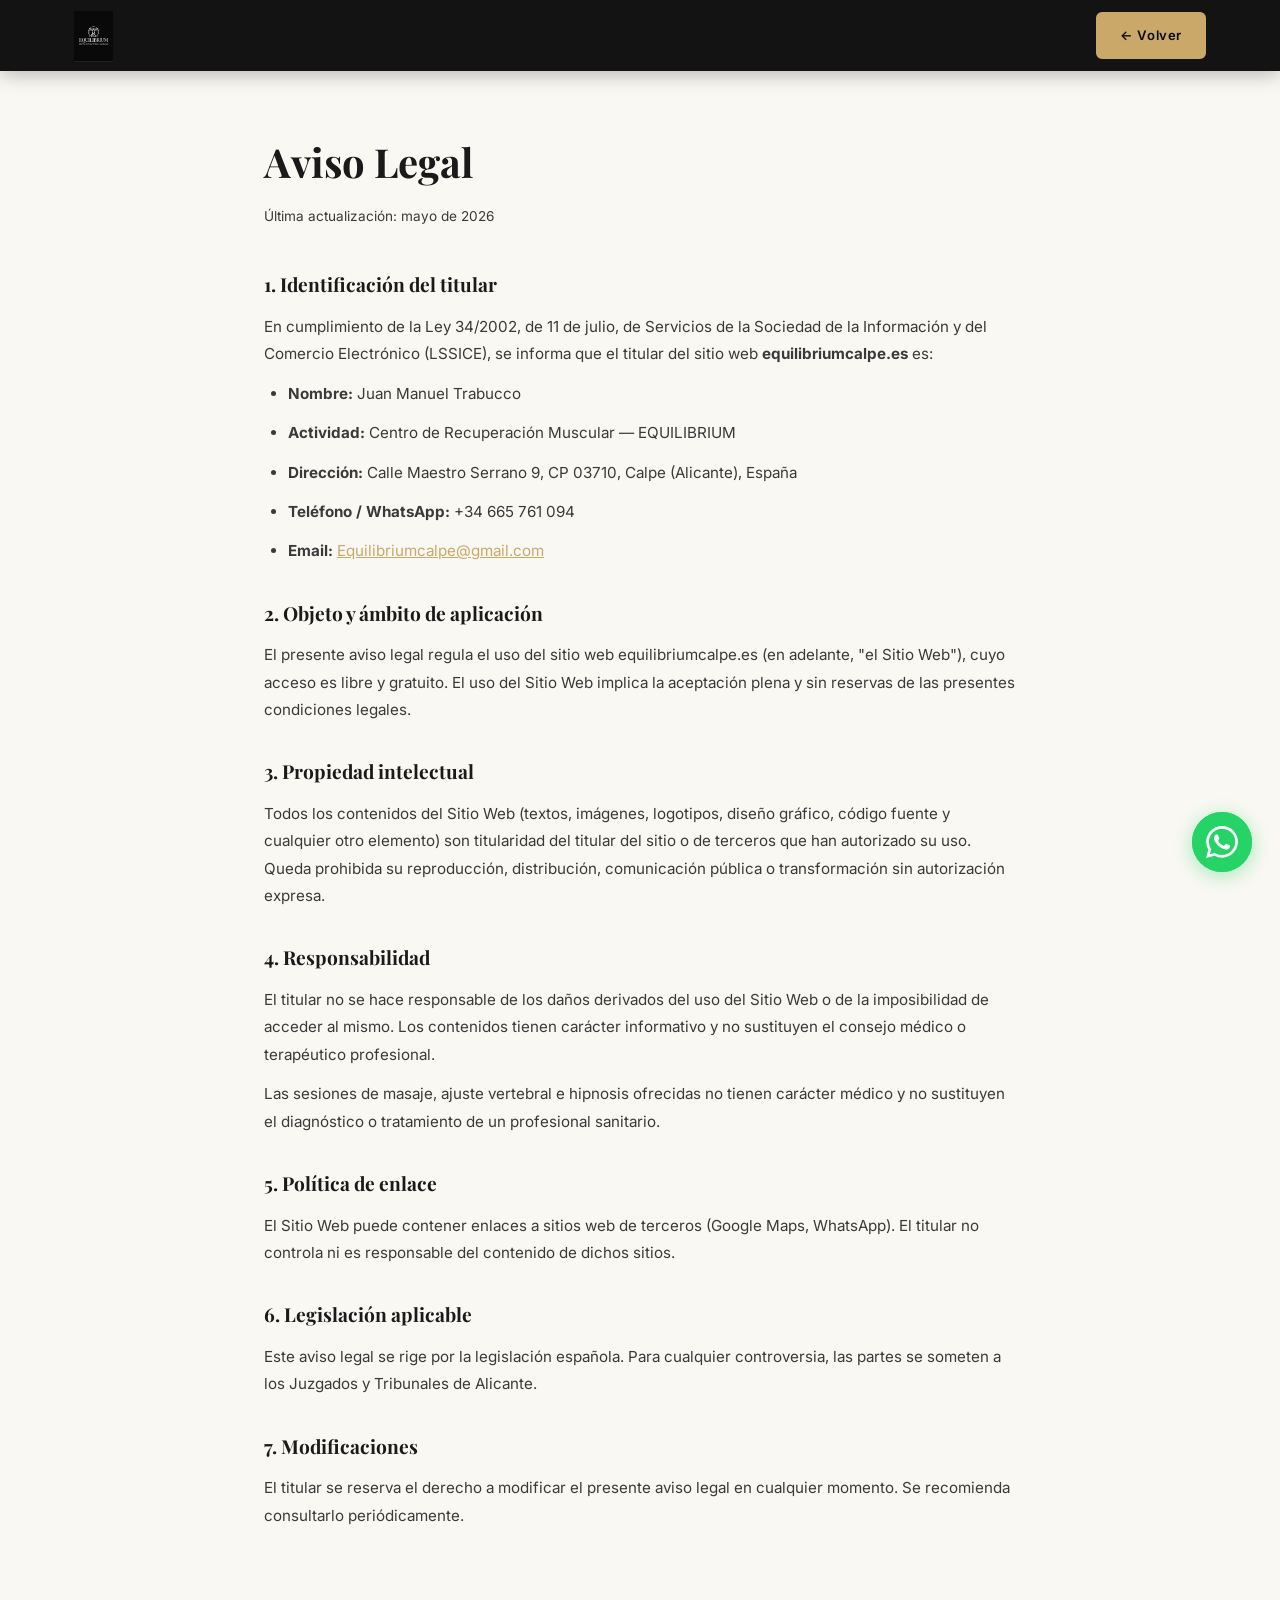
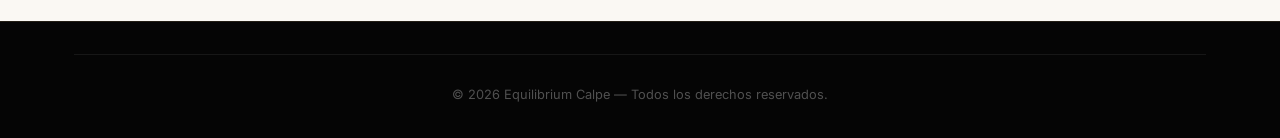
<file: aviso-legal.html>
<!DOCTYPE html>
<html lang="es">
<head>
  <meta charset="UTF-8" />
  <meta name="viewport" content="width=device-width, initial-scale=1.0" />
  <title>Aviso Legal — Equilibrium Calpe</title>
  <meta name="description" content="Aviso legal de Equilibrium Calpe, centro de recuperación muscular en Calpe (Alicante)." />
  <meta name="robots" content="noindex, follow" />
  <link rel="preconnect" href="https://fonts.googleapis.com" />
  <link rel="preconnect" href="https://fonts.gstatic.com" crossorigin />
  <link href="https://fonts.googleapis.com/css2?family=Playfair+Display:wght@700&family=Inter:wght@300;400;500&display=swap" rel="stylesheet" />
  <link rel="stylesheet" href="css/styles.css?v=3" />
</head>
<body>

  <header class="site-header scrolled" id="top">
    <div class="header-inner container">
      <a href="index.html" class="logo-link" aria-label="Volver al inicio — Equilibrium Calpe">
        <img src="img/logo-equilibrium.png" alt="Logo Equilibrium Calpe" class="logo-img" width="160" height="60" />
      </a>
      <nav aria-label="Volver al inicio">
        <a href="index.html" class="btn btn--primary btn--sm">&#8592; Volver</a>
      </nav>
    </div>
  </header>

  <main class="legal-page">
    <div class="container">
      <h1>Aviso Legal</h1>
      <p class="legal-date">Última actualización: mayo de 2026</p>

      <h2>1. Identificación del titular</h2>
      <p>
        En cumplimiento de la Ley 34/2002, de 11 de julio, de Servicios de la Sociedad de la Información y del Comercio Electrónico (LSSICE), se informa que el titular del sitio web <strong>equilibriumcalpe.es</strong> es:
      </p>
      <ul>
        <li><strong>Nombre:</strong> Juan Manuel Trabucco</li>
        <li><strong>Actividad:</strong> Centro de Recuperación Muscular — EQUILIBRIUM</li>
        <li><strong>Dirección:</strong> Calle Maestro Serrano 9, CP 03710, Calpe (Alicante), España</li>
        <li><strong>Teléfono / WhatsApp:</strong> +34 665 761 094</li>
        <li><strong>Email:</strong> <a href="mailto:Equilibriumcalpe@gmail.com">Equilibriumcalpe@gmail.com</a></li>
      </ul>

      <h2>2. Objeto y ámbito de aplicación</h2>
      <p>
        El presente aviso legal regula el uso del sitio web equilibriumcalpe.es (en adelante, "el Sitio Web"), cuyo acceso es libre y gratuito. El uso del Sitio Web implica la aceptación plena y sin reservas de las presentes condiciones legales.
      </p>

      <h2>3. Propiedad intelectual</h2>
      <p>
        Todos los contenidos del Sitio Web (textos, imágenes, logotipos, diseño gráfico, código fuente y cualquier otro elemento) son titularidad del titular del sitio o de terceros que han autorizado su uso. Queda prohibida su reproducción, distribución, comunicación pública o transformación sin autorización expresa.
      </p>

      <h2>4. Responsabilidad</h2>
      <p>
        El titular no se hace responsable de los daños derivados del uso del Sitio Web o de la imposibilidad de acceder al mismo. Los contenidos tienen carácter informativo y no sustituyen el consejo médico o terapéutico profesional.
      </p>
      <p>
        Las sesiones de masaje, ajuste vertebral e hipnosis ofrecidas no tienen carácter médico y no sustituyen el diagnóstico o tratamiento de un profesional sanitario.
      </p>

      <h2>5. Política de enlace</h2>
      <p>
        El Sitio Web puede contener enlaces a sitios web de terceros (Google Maps, WhatsApp). El titular no controla ni es responsable del contenido de dichos sitios.
      </p>

      <h2>6. Legislación aplicable</h2>
      <p>
        Este aviso legal se rige por la legislación española. Para cualquier controversia, las partes se someten a los Juzgados y Tribunales de Alicante.
      </p>

      <h2>7. Modificaciones</h2>
      <p>
        El titular se reserva el derecho a modificar el presente aviso legal en cualquier momento. Se recomienda consultarlo periódicamente.
      </p>
    </div>
  </main>

  <footer class="site-footer site-footer--compact">
    <div class="container">
      <div class="footer-bottom">
        <p>&copy; 2026 Equilibrium Calpe — Todos los derechos reservados.</p>
      </div>
    </div>
  </footer>

  <a href="https://wa.me/34665761094" class="whatsapp-float" target="_blank" rel="noopener noreferrer" aria-label="Contactar por WhatsApp">
    <svg width="32" height="32" viewBox="0 0 24 24" fill="white" aria-hidden="true"><path d="M17.472 14.382c-.297-.149-1.758-.867-2.03-.967-.273-.099-.471-.148-.67.15-.197.297-.767.966-.94 1.164-.173.199-.347.223-.644.075-.297-.15-1.255-.463-2.39-1.475-.883-.788-1.48-1.761-1.653-2.059-.173-.297-.018-.458.13-.606.134-.133.298-.347.446-.52.149-.174.198-.298.298-.497.099-.198.05-.371-.025-.52-.075-.149-.669-1.612-.916-2.207-.242-.579-.487-.5-.669-.51-.173-.008-.371-.01-.57-.01-.198 0-.52.074-.792.372-.272.297-1.04 1.016-1.04 2.479 0 1.462 1.065 2.875 1.213 3.074.149.198 2.096 3.2 5.077 4.487.709.306 1.262.489 1.694.625.712.227 1.36.195 1.871.118.571-.085 1.758-.719 2.006-1.413.248-.694.248-1.289.173-1.413-.074-.124-.272-.198-.57-.347m-5.421 7.403h-.004a9.87 9.87 0 01-5.031-1.378l-.361-.214-3.741.982.998-3.648-.235-.374a9.86 9.86 0 01-1.51-5.26c.001-5.45 4.436-9.884 9.888-9.884 2.64 0 5.122 1.03 6.988 2.898a9.825 9.825 0 012.893 6.994c-.003 5.45-4.437 9.884-9.885 9.884m8.413-18.297A11.815 11.815 0 0012.05 0C5.495 0 .16 5.335.157 11.892c0 2.096.547 4.142 1.588 5.945L.057 24l6.305-1.654a11.882 11.882 0 005.683 1.448h.005c6.554 0 11.89-5.335 11.893-11.893a11.821 11.821 0 00-3.48-8.413z"/></svg>
    <span class="whatsapp-float__pulse" aria-hidden="true"></span>
  </a>

</body>
</html>
</file>
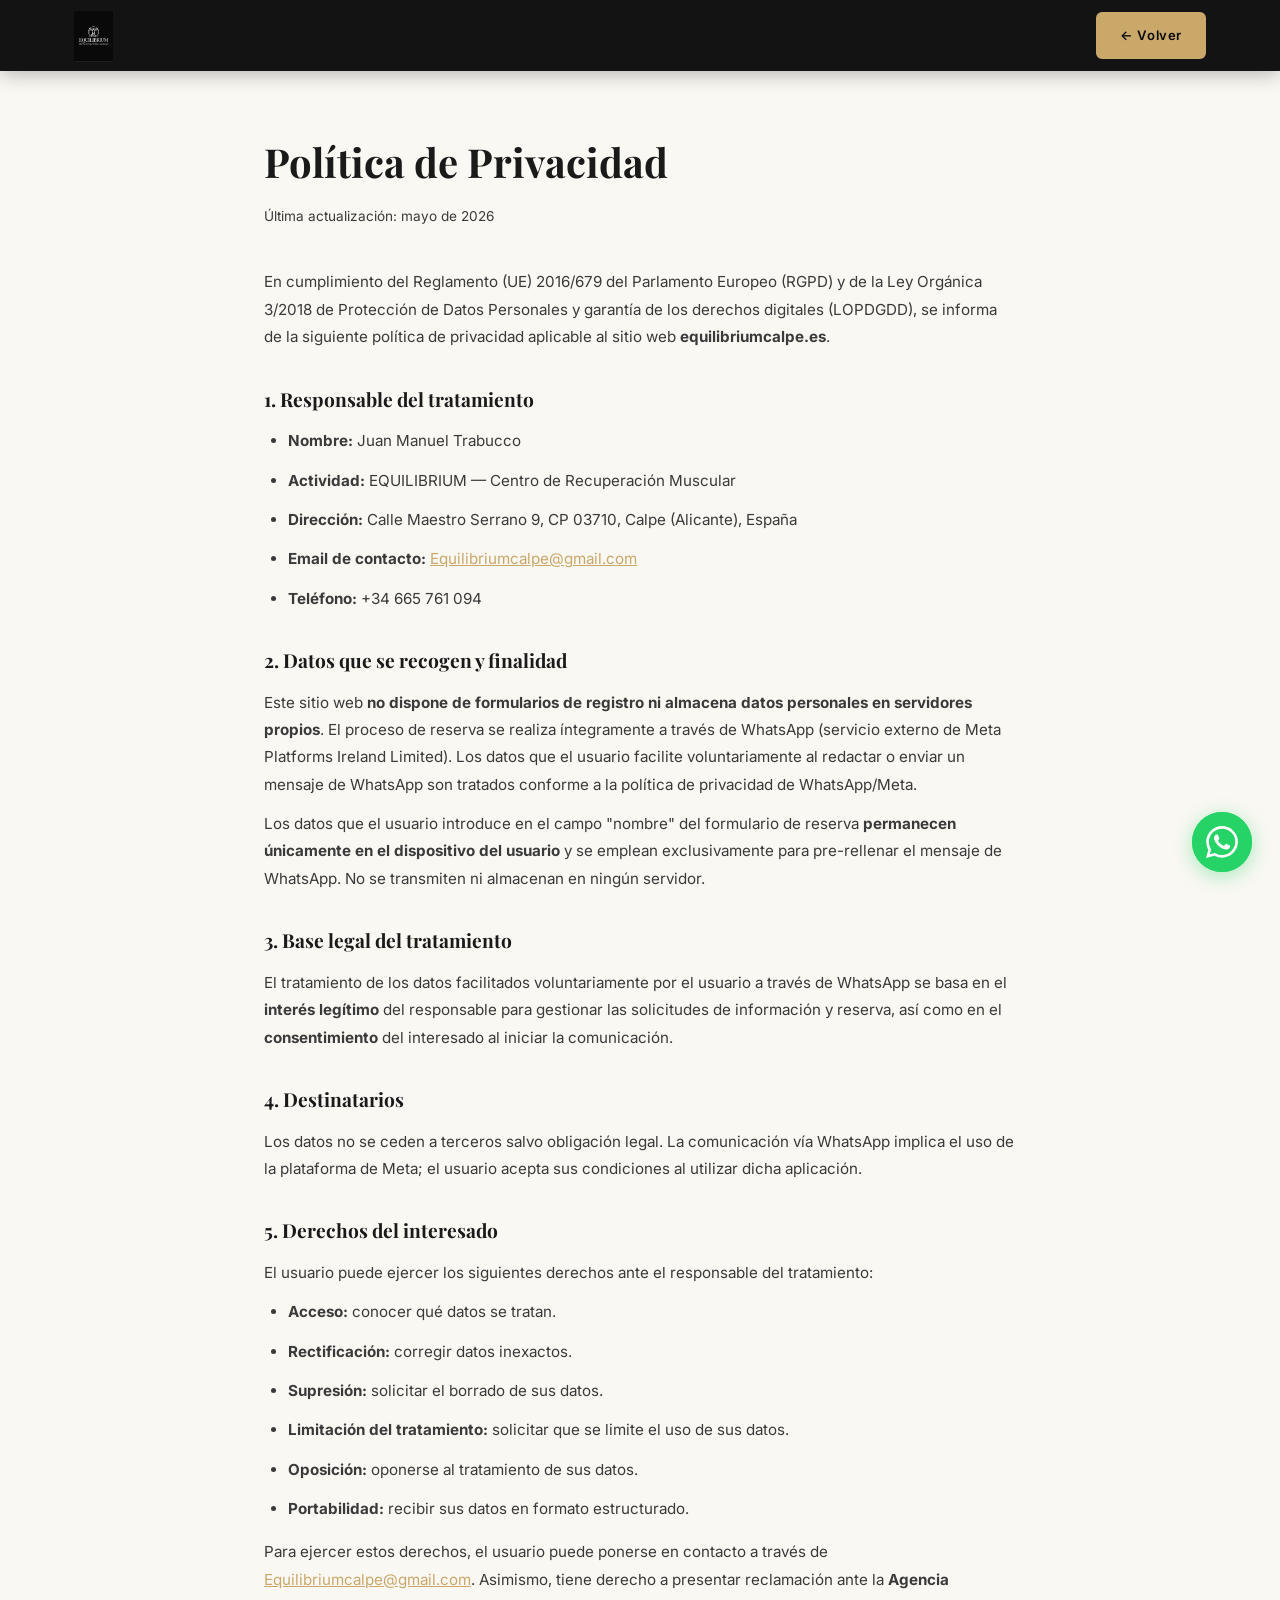
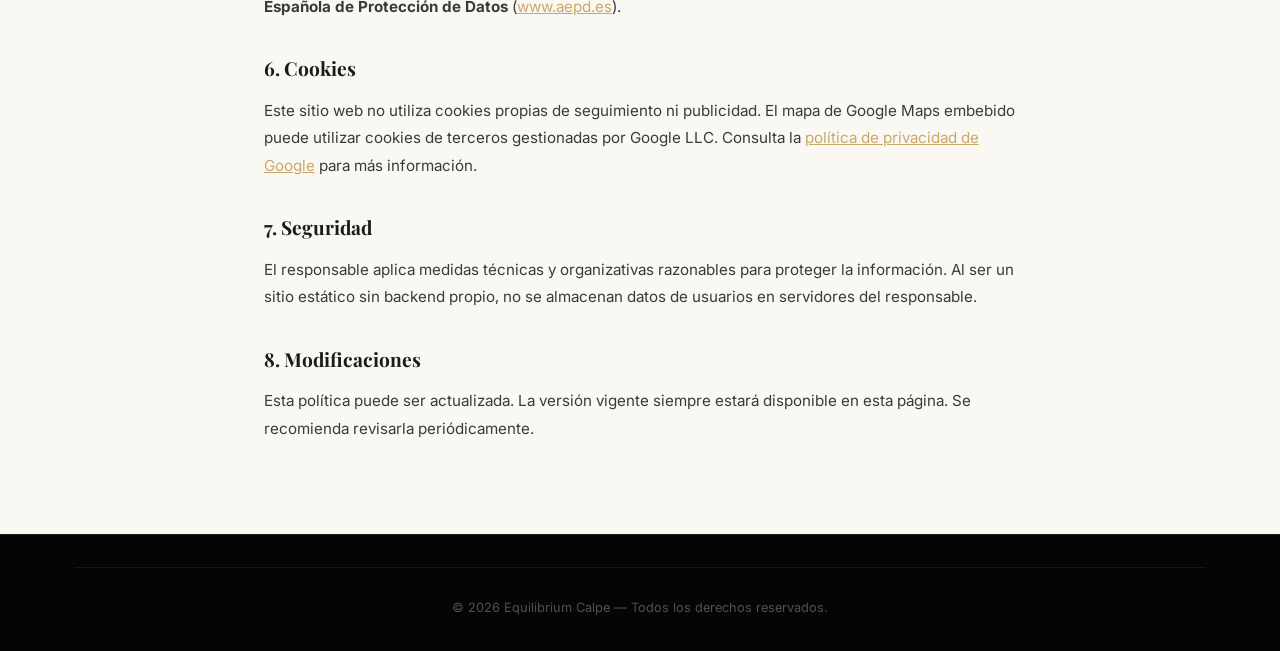
<file: politica-privacidad.html>
<!DOCTYPE html>
<html lang="es">
<head>
  <meta charset="UTF-8" />
  <meta name="viewport" content="width=device-width, initial-scale=1.0" />
  <title>Política de Privacidad — Equilibrium Calpe</title>
  <meta name="description" content="Política de privacidad y protección de datos de Equilibrium Calpe (RGPD)." />
  <meta name="robots" content="noindex, follow" />
  <link rel="preconnect" href="https://fonts.googleapis.com" />
  <link rel="preconnect" href="https://fonts.gstatic.com" crossorigin />
  <link href="https://fonts.googleapis.com/css2?family=Playfair+Display:wght@700&family=Inter:wght@300;400;500&display=swap" rel="stylesheet" />
  <link rel="stylesheet" href="css/styles.css?v=3" />
</head>
<body>

  <header class="site-header scrolled" id="top">
    <div class="header-inner container">
      <a href="index.html" class="logo-link" aria-label="Volver al inicio — Equilibrium Calpe">
        <img src="img/logo-equilibrium.png" alt="Logo Equilibrium Calpe" class="logo-img" width="160" height="60" />
      </a>
      <nav aria-label="Volver al inicio">
        <a href="index.html" class="btn btn--primary btn--sm">&#8592; Volver</a>
      </nav>
    </div>
  </header>

  <main class="legal-page">
    <div class="container">
      <h1>Política de Privacidad</h1>
      <p class="legal-date">Última actualización: mayo de 2026</p>

      <p>
        En cumplimiento del Reglamento (UE) 2016/679 del Parlamento Europeo (RGPD) y de la Ley Orgánica 3/2018 de Protección de Datos Personales y garantía de los derechos digitales (LOPDGDD), se informa de la siguiente política de privacidad aplicable al sitio web <strong>equilibriumcalpe.es</strong>.
      </p>

      <h2>1. Responsable del tratamiento</h2>
      <ul>
        <li><strong>Nombre:</strong> Juan Manuel Trabucco</li>
        <li><strong>Actividad:</strong> EQUILIBRIUM — Centro de Recuperación Muscular</li>
        <li><strong>Dirección:</strong> Calle Maestro Serrano 9, CP 03710, Calpe (Alicante), España</li>
        <li><strong>Email de contacto:</strong> <a href="mailto:Equilibriumcalpe@gmail.com">Equilibriumcalpe@gmail.com</a></li>
        <li><strong>Teléfono:</strong> +34 665 761 094</li>
      </ul>

      <h2>2. Datos que se recogen y finalidad</h2>
      <p>Este sitio web <strong>no dispone de formularios de registro ni almacena datos personales en servidores propios</strong>. El proceso de reserva se realiza íntegramente a través de WhatsApp (servicio externo de Meta Platforms Ireland Limited). Los datos que el usuario facilite voluntariamente al redactar o enviar un mensaje de WhatsApp son tratados conforme a la política de privacidad de WhatsApp/Meta.</p>
      <p>Los datos que el usuario introduce en el campo "nombre" del formulario de reserva <strong>permanecen únicamente en el dispositivo del usuario</strong> y se emplean exclusivamente para pre-rellenar el mensaje de WhatsApp. No se transmiten ni almacenan en ningún servidor.</p>

      <h2>3. Base legal del tratamiento</h2>
      <p>
        El tratamiento de los datos facilitados voluntariamente por el usuario a través de WhatsApp se basa en el <strong>interés legítimo</strong> del responsable para gestionar las solicitudes de información y reserva, así como en el <strong>consentimiento</strong> del interesado al iniciar la comunicación.
      </p>

      <h2>4. Destinatarios</h2>
      <p>Los datos no se ceden a terceros salvo obligación legal. La comunicación vía WhatsApp implica el uso de la plataforma de Meta; el usuario acepta sus condiciones al utilizar dicha aplicación.</p>

      <h2>5. Derechos del interesado</h2>
      <p>El usuario puede ejercer los siguientes derechos ante el responsable del tratamiento:</p>
      <ul>
        <li><strong>Acceso:</strong> conocer qué datos se tratan.</li>
        <li><strong>Rectificación:</strong> corregir datos inexactos.</li>
        <li><strong>Supresión:</strong> solicitar el borrado de sus datos.</li>
        <li><strong>Limitación del tratamiento:</strong> solicitar que se limite el uso de sus datos.</li>
        <li><strong>Oposición:</strong> oponerse al tratamiento de sus datos.</li>
        <li><strong>Portabilidad:</strong> recibir sus datos en formato estructurado.</li>
      </ul>
      <p>
        Para ejercer estos derechos, el usuario puede ponerse en contacto a través de <a href="mailto:Equilibriumcalpe@gmail.com">Equilibriumcalpe@gmail.com</a>. Asimismo, tiene derecho a presentar reclamación ante la <strong>Agencia Española de Protección de Datos</strong> (<a href="https://www.aepd.es" target="_blank" rel="noopener noreferrer">www.aepd.es</a>).
      </p>

      <h2>6. Cookies</h2>
      <p>
        Este sitio web no utiliza cookies propias de seguimiento ni publicidad. El mapa de Google Maps embebido puede utilizar cookies de terceros gestionadas por Google LLC. Consulta la <a href="https://policies.google.com/privacy" target="_blank" rel="noopener noreferrer">política de privacidad de Google</a> para más información.
      </p>

      <h2>7. Seguridad</h2>
      <p>
        El responsable aplica medidas técnicas y organizativas razonables para proteger la información. Al ser un sitio estático sin backend propio, no se almacenan datos de usuarios en servidores del responsable.
      </p>

      <h2>8. Modificaciones</h2>
      <p>
        Esta política puede ser actualizada. La versión vigente siempre estará disponible en esta página. Se recomienda revisarla periódicamente.
      </p>
    </div>
  </main>

  <footer class="site-footer site-footer--compact">
    <div class="container">
      <div class="footer-bottom">
        <p>&copy; 2026 Equilibrium Calpe — Todos los derechos reservados.</p>
      </div>
    </div>
  </footer>

  <a href="https://wa.me/34665761094" class="whatsapp-float" target="_blank" rel="noopener noreferrer" aria-label="Contactar por WhatsApp">
    <svg width="32" height="32" viewBox="0 0 24 24" fill="white" aria-hidden="true"><path d="M17.472 14.382c-.297-.149-1.758-.867-2.03-.967-.273-.099-.471-.148-.67.15-.197.297-.767.966-.94 1.164-.173.199-.347.223-.644.075-.297-.15-1.255-.463-2.39-1.475-.883-.788-1.48-1.761-1.653-2.059-.173-.297-.018-.458.13-.606.134-.133.298-.347.446-.52.149-.174.198-.298.298-.497.099-.198.05-.371-.025-.52-.075-.149-.669-1.612-.916-2.207-.242-.579-.487-.5-.669-.51-.173-.008-.371-.01-.57-.01-.198 0-.52.074-.792.372-.272.297-1.04 1.016-1.04 2.479 0 1.462 1.065 2.875 1.213 3.074.149.198 2.096 3.2 5.077 4.487.709.306 1.262.489 1.694.625.712.227 1.36.195 1.871.118.571-.085 1.758-.719 2.006-1.413.248-.694.248-1.289.173-1.413-.074-.124-.272-.198-.57-.347m-5.421 7.403h-.004a9.87 9.87 0 01-5.031-1.378l-.361-.214-3.741.982.998-3.648-.235-.374a9.86 9.86 0 01-1.51-5.26c.001-5.45 4.436-9.884 9.888-9.884 2.64 0 5.122 1.03 6.988 2.898a9.825 9.825 0 012.893 6.994c-.003 5.45-4.437 9.884-9.885 9.884m8.413-18.297A11.815 11.815 0 0012.05 0C5.495 0 .16 5.335.157 11.892c0 2.096.547 4.142 1.588 5.945L.057 24l6.305-1.654a11.882 11.882 0 005.683 1.448h.005c6.554 0 11.89-5.335 11.893-11.893a11.821 11.821 0 00-3.48-8.413z"/></svg>
    <span class="whatsapp-float__pulse" aria-hidden="true"></span>
  </a>

</body>
</html>
</file>
<file: css/styles.css>
/* ============================================================
   EQUILIBRIUM CALPE — Hoja de estilos principal
   ============================================================ */

/* --- Variables de diseño --- */
:root {
  /* Paleta Equilibrium */
  --color-bg:           #FAF8F3;
  --color-bg-alt:       #F5F2EC;
  --color-bg-dark:      #0A0A0A;
  --color-text:         #1A1A1A;
  --color-text-muted:   #3A3A3A;
  --color-text-light:   #F5F2EC;
  --color-gold:         #C9A86A;
  --color-gold-dark:    #A8873E;

  /* Paleta Quirón */
  --color-quieon-bg:    #1B3A57;
  --color-quieon-acc:   #A8C5D6;

  /* Tipografía */
  --font-serif:         'Playfair Display', Georgia, serif;
  --font-sans:          'Inter', -apple-system, BlinkMacSystemFont, sans-serif;

  /* Espaciado */
  --section-padding:    5rem 0;
  --container-max:      1180px;
  --container-px:       1.5rem;

  /* Bordes y sombras */
  --radius-sm:          6px;
  --radius-md:          12px;
  --radius-lg:          20px;
  --shadow-card:        0 4px 24px rgba(0,0,0,0.07);
  --shadow-card-hover:  0 8px 40px rgba(0,0,0,0.12);
  --shadow-gold:        0 4px 20px rgba(201,168,106,0.25);

  /* Transiciones */
  --transition-fast:    0.2s ease;
  --transition-base:    0.35s ease;
  --transition-slow:    0.6s ease;
}

/* --- Reset & base --- */
*, *::before, *::after {
  box-sizing: border-box;
  margin: 0;
  padding: 0;
}

html {
  scroll-behavior: smooth;
  font-size: 16px;
}

body {
  font-family: var(--font-sans);
  background-color: var(--color-bg);
  color: var(--color-text);
  line-height: 1.7;
  -webkit-font-smoothing: antialiased;
  overflow-x: hidden;
}

img {
  max-width: 100%;
  height: auto;
  display: block;
}

a {
  color: inherit;
  text-decoration: none;
}

ul {
  list-style: none;
}

button {
  cursor: pointer;
  border: none;
  background: none;
  font-family: inherit;
}

/* --- Contenedor --- */
.container {
  max-width: var(--container-max);
  margin: 0 auto;
  padding: 0 var(--container-px);
}

/* --- Sección base --- */
.section-padding {
  padding: var(--section-padding);
}

.section--alt {
  background-color: var(--color-bg-alt);
}

.section--dark {
  background-color: var(--color-bg-dark);
}

.text-center {
  text-align: center;
}

/* --- Tipografía de sección --- */
.section-label {
  display: inline-block;
  font-family: var(--font-sans);
  font-size: 0.75rem;
  font-weight: 600;
  letter-spacing: 0.18em;
  text-transform: uppercase;
  color: var(--color-gold);
  margin-bottom: 0.75rem;
}

.section-label--light {
  color: var(--color-quieon-acc);
}

.section-header {
  margin-bottom: 3.5rem;
}

.section-title {
  font-family: var(--font-serif);
  font-size: clamp(1.8rem, 4vw, 2.8rem);
  font-weight: 700;
  color: var(--color-text);
  line-height: 1.2;
  margin-bottom: 1rem;
}

.section-title--light {
  color: var(--color-text-light);
}

.section-subtitle {
  font-size: 1.05rem;
  color: var(--color-text-muted);
  max-width: 600px;
  margin: 0 auto;
}

/* ============================================================
   BOTONES
   ============================================================ */
.btn {
  display: inline-flex;
  align-items: center;
  justify-content: center;
  gap: 0.5rem;
  font-family: var(--font-sans);
  font-size: 0.9rem;
  font-weight: 600;
  letter-spacing: 0.04em;
  padding: 0.85rem 2rem;
  border-radius: var(--radius-sm);
  transition: all var(--transition-fast);
  cursor: pointer;
  text-decoration: none;
  border: 2px solid transparent;
  white-space: nowrap;
}

.btn--primary {
  background-color: var(--color-gold);
  color: #0A0A0A;
  border-color: var(--color-gold);
}

.btn--primary:hover,
.btn--primary:focus-visible {
  background-color: var(--color-gold-dark);
  border-color: var(--color-gold-dark);
  transform: translateY(-1px);
  box-shadow: var(--shadow-gold);
}

.btn--outline {
  background-color: transparent;
  color: #ffffff;
  border-color: rgba(255,255,255,0.7);
}

.btn--outline:hover,
.btn--outline:focus-visible {
  background-color: rgba(255,255,255,0.12);
  border-color: #ffffff;
  transform: translateY(-1px);
}

.btn--gold {
  background-color: var(--color-gold);
  color: #0A0A0A;
  border-color: var(--color-gold);
}

.btn--gold:hover,
.btn--gold:focus-visible {
  background-color: var(--color-gold-dark);
  border-color: var(--color-gold-dark);
  transform: translateY(-1px);
  box-shadow: var(--shadow-gold);
}

.btn--sm {
  font-size: 0.82rem;
  padding: 0.65rem 1.4rem;
}

.btn--lg {
  font-size: 1rem;
  padding: 1rem 2.5rem;
}

.btn--whatsapp {
  gap: 0.6rem;
}

.wa-icon {
  flex-shrink: 0;
}

/* Focus visible global */
:focus-visible {
  outline: 2px solid var(--color-gold);
  outline-offset: 3px;
}

/* ============================================================
   HEADER
   ============================================================ */
.site-header {
  position: fixed;
  top: 0;
  left: 0;
  right: 0;
  z-index: 1000;
  padding: 1rem 0;
  transition: background-color var(--transition-base), box-shadow var(--transition-base), padding var(--transition-base);
}

.site-header.scrolled {
  background-color: rgba(10,10,10,0.96);
  backdrop-filter: blur(12px);
  -webkit-backdrop-filter: blur(12px);
  box-shadow: 0 2px 20px rgba(0,0,0,0.3);
  padding: 0.6rem 0;
}

.header-inner {
  display: flex;
  align-items: center;
  justify-content: space-between;
  gap: 1rem;
}

.logo-link {
  flex-shrink: 0;
  display: flex;
  align-items: center;
}

.logo-img {
  height: 52px;
  width: auto;
  object-fit: contain;
  mix-blend-mode: screen;
}

/* Nav desktop */
.main-nav {
  display: flex;
  align-items: center;
}

.nav-list {
  display: flex;
  gap: 0.25rem;
  align-items: center;
}

.nav-link {
  font-size: 0.875rem;
  font-weight: 500;
  color: rgba(255,255,255,0.85);
  padding: 0.4rem 0.75rem;
  border-radius: var(--radius-sm);
  transition: color var(--transition-fast), background-color var(--transition-fast);
  letter-spacing: 0.02em;
}

.nav-link:hover,
.nav-link:focus-visible {
  color: var(--color-gold);
  background-color: rgba(201,168,106,0.08);
}

.nav-link--quiron {
  color: var(--color-quieon-acc) !important;
  border: 1px solid rgba(168,197,214,0.4);
}

.nav-link--quiron:hover {
  background-color: rgba(168,197,214,0.1) !important;
  color: var(--color-quieon-acc) !important;
}

/* Hamburguesa */
.nav-toggle {
  display: none;
  flex-direction: column;
  gap: 5px;
  padding: 8px;
  z-index: 1001;
}

.burger-line {
  width: 24px;
  height: 2px;
  background-color: white;
  border-radius: 2px;
  transition: all var(--transition-fast);
  display: block;
}

.nav-toggle.active .burger-line:nth-child(1) {
  transform: translateY(7px) rotate(45deg);
}
.nav-toggle.active .burger-line:nth-child(2) {
  opacity: 0;
}
.nav-toggle.active .burger-line:nth-child(3) {
  transform: translateY(-7px) rotate(-45deg);
}

/* ============================================================
   HERO
   ============================================================ */
.hero {
  position: relative;
  min-height: 100svh;
  display: flex;
  align-items: center;
  overflow: hidden;
}

.hero-bg {
  position: absolute;
  inset: 0;
  z-index: 0;
}

.hero-img {
  width: 100%;
  height: 100%;
  object-fit: cover;
  object-position: center 30%;
}

.hero-overlay {
  position: absolute;
  inset: 0;
  background: linear-gradient(
    to bottom,
    rgba(10,10,10,0.55) 0%,
    rgba(10,10,10,0.4) 50%,
    rgba(10,10,10,0.7) 100%
  );
}

.hero-content {
  position: relative;
  z-index: 1;
  padding-top: 7rem;
  padding-bottom: 6rem;
}

.hero-text {
  max-width: 680px;
}

.hero-title {
  font-family: var(--font-serif);
  font-size: clamp(2.4rem, 6vw, 4.2rem);
  font-weight: 700;
  color: #ffffff;
  line-height: 1.1;
  margin-bottom: 1.25rem;
  letter-spacing: -0.01em;
}

.hero-subtitle {
  font-size: clamp(0.95rem, 2.2vw, 1.15rem);
  color: rgba(255,255,255,0.82);
  margin-bottom: 2.5rem;
  line-height: 1.65;
  font-weight: 300;
}

.hero-actions {
  display: flex;
  flex-wrap: wrap;
  gap: 1rem;
  align-items: center;
}

.br-desktop {
  display: none;
}

/* Scroll indicator */
.scroll-indicator {
  position: absolute;
  bottom: 2rem;
  left: 50%;
  transform: translateX(-50%);
  z-index: 1;
}

.scroll-arrow {
  display: block;
  width: 28px;
  height: 28px;
  border-right: 2px solid rgba(255,255,255,0.5);
  border-bottom: 2px solid rgba(255,255,255,0.5);
  transform: rotate(45deg);
  animation: scrollBounce 2s infinite;
}

@keyframes scrollBounce {
  0%, 100% { transform: rotate(45deg) translateY(0); opacity: 0.5; }
  50% { transform: rotate(45deg) translateY(6px); opacity: 1; }
}

/* ============================================================
   SOBRE MÍ
   ============================================================ */
.sobre-mi__inner {
  display: grid;
  grid-template-columns: 1fr 1fr;
  gap: 5rem;
  align-items: center;
}

.photo-frame {
  position: relative;
  border-radius: var(--radius-md);
  overflow: hidden;
}

.photo-frame::after {
  content: '';
  position: absolute;
  inset: -3px;
  border: 2px solid var(--color-gold);
  border-radius: calc(var(--radius-md) + 3px);
  opacity: 0.4;
  pointer-events: none;
  transition: opacity var(--transition-base);
}

.sobre-mi__img {
  width: 100%;
  height: 580px;
  object-fit: cover;
  object-position: top center;
  border-radius: var(--radius-md);
  display: block;
}

.sobre-mi__role {
  font-size: 1rem;
  color: var(--color-gold);
  font-weight: 500;
  margin-bottom: 1.5rem;
  margin-top: -0.5rem;
}

.sobre-mi__body {
  color: var(--color-text-muted);
  margin-bottom: 1.1rem;
  font-size: 1rem;
  line-height: 1.8;
}

.sobre-mi__body:last-of-type {
  margin-bottom: 2rem;
}

/* ============================================================
   SERVICIOS
   ============================================================ */
.servicios-grid {
  display: grid;
  grid-template-columns: repeat(2, 1fr);
  gap: 1.5rem;
}

.servicio-card {
  background: #ffffff;
  border: 1px solid rgba(0,0,0,0.06);
  border-radius: var(--radius-md);
  padding: 2rem 1.75rem 1.75rem;
  display: flex;
  flex-direction: column;
  gap: 0.75rem;
  box-shadow: var(--shadow-card);
  transition: transform var(--transition-base), box-shadow var(--transition-base), border-color var(--transition-base);
}

.servicio-card:hover {
  transform: translateY(-4px);
  box-shadow: var(--shadow-card-hover);
  border-color: rgba(201,168,106,0.3);
}

.servicio-card__icon {
  margin-bottom: 0.25rem;
}

.servicio-card__title {
  font-family: var(--font-serif);
  font-size: 1.3rem;
  font-weight: 600;
  color: var(--color-text);
}

.servicio-card__desc {
  color: var(--color-text-muted);
  font-size: 0.93rem;
  line-height: 1.7;
  flex: 1;
}

.servicio-card__meta {
  display: flex;
  align-items: center;
  justify-content: space-between;
  padding-top: 0.75rem;
  border-top: 1px solid rgba(0,0,0,0.06);
  font-size: 0.85rem;
}

.meta-duracion {
  color: var(--color-text-muted);
}

.meta-precio {
  font-weight: 600;
  color: var(--color-text);
}

.precio-placeholder {
  font-style: italic;
  color: var(--color-text-muted);
  font-weight: 400;
  font-size: 0.8rem;
}

/* ============================================================
   RESERVAR — CALENDARIO
   ============================================================ */
.reservar {
  background-color: var(--color-bg);
}

.reservar__widget {
  max-width: 760px;
  margin: 0 auto;
  display: flex;
  flex-direction: column;
  gap: 2.5rem;
}

.reservar__step {
  background: #ffffff;
  border: 1px solid rgba(0,0,0,0.07);
  border-radius: var(--radius-md);
  padding: 2rem;
  box-shadow: var(--shadow-card);
}

.reservar__step-title {
  font-family: var(--font-serif);
  font-size: 1.15rem;
  font-weight: 600;
  color: var(--color-text);
  margin-bottom: 1.25rem;
  display: flex;
  align-items: center;
  gap: 0.75rem;
}

.step-num {
  display: inline-flex;
  align-items: center;
  justify-content: center;
  width: 28px;
  height: 28px;
  background-color: var(--color-gold);
  color: #0A0A0A;
  font-family: var(--font-sans);
  font-size: 0.8rem;
  font-weight: 700;
  border-radius: 50%;
  flex-shrink: 0;
}

.opcional {
  font-size: 0.8rem;
  color: var(--color-text-muted);
  font-weight: 400;
  font-family: var(--font-sans);
}

/* Pills de servicios */
.servicio-pills {
  display: flex;
  flex-wrap: wrap;
  gap: 0.6rem;
}

.pill {
  padding: 0.55rem 1.2rem;
  border-radius: 100px;
  border: 1.5px solid rgba(0,0,0,0.15);
  font-size: 0.85rem;
  font-weight: 500;
  color: var(--color-text-muted);
  background: transparent;
  transition: all var(--transition-fast);
  cursor: pointer;
}

.pill:hover {
  border-color: var(--color-gold);
  color: var(--color-gold);
}

.pill.active {
  background-color: var(--color-gold);
  border-color: var(--color-gold);
  color: #0A0A0A;
  font-weight: 600;
}

/* Calendario */
.calendar-wrapper {
  user-select: none;
}

.calendar-nav {
  display: flex;
  align-items: center;
  justify-content: space-between;
  margin-bottom: 1.25rem;
}

.cal-nav-btn {
  width: 36px;
  height: 36px;
  border-radius: 50%;
  border: 1.5px solid rgba(0,0,0,0.15);
  font-size: 1.4rem;
  line-height: 1;
  color: var(--color-text-muted);
  display: flex;
  align-items: center;
  justify-content: center;
  transition: all var(--transition-fast);
  cursor: pointer;
  background: transparent;
}

.cal-nav-btn:hover:not(:disabled) {
  border-color: var(--color-gold);
  color: var(--color-gold);
}

.cal-nav-btn:disabled {
  opacity: 0.35;
  cursor: not-allowed;
}

.cal-month-title {
  font-family: var(--font-serif);
  font-size: 1.1rem;
  font-weight: 600;
  color: var(--color-text);
  text-transform: capitalize;
}

.cal-weekdays {
  display: grid;
  grid-template-columns: repeat(7, 1fr);
  margin-bottom: 0.4rem;
}

.cal-weekdays span {
  text-align: center;
  font-size: 0.75rem;
  font-weight: 600;
  color: var(--color-text-muted);
  padding: 0.4rem 0;
  letter-spacing: 0.05em;
}

.cal-days {
  display: grid;
  grid-template-columns: repeat(7, 1fr);
  gap: 3px;
}

.cal-day {
  aspect-ratio: 1;
  display: flex;
  align-items: center;
  justify-content: center;
  border-radius: var(--radius-sm);
  font-size: 0.875rem;
  font-weight: 500;
  cursor: pointer;
  transition: all var(--transition-fast);
  border: 1.5px solid transparent;
  background: transparent;
  color: var(--color-text);
}

.cal-day--empty {
  pointer-events: none;
  background: transparent;
  border-color: transparent;
}

.cal-day--past,
.cal-day--unavailable {
  color: rgba(0,0,0,0.2);
  cursor: not-allowed;
  pointer-events: none;
}

.cal-day--available:hover {
  background-color: rgba(201,168,106,0.12);
  border-color: var(--color-gold);
  color: var(--color-gold);
}

.cal-day--selected {
  background-color: var(--color-gold) !important;
  border-color: var(--color-gold) !important;
  color: #0A0A0A !important;
  font-weight: 700;
}

.cal-day--today {
  border-color: rgba(201,168,106,0.4);
  font-weight: 700;
}

/* Horarios */
.horarios-grid {
  display: flex;
  flex-wrap: wrap;
  gap: 0.6rem;
}

.horario-slot {
  padding: 0.55rem 1.1rem;
  border-radius: var(--radius-sm);
  border: 1.5px solid rgba(0,0,0,0.15);
  font-size: 0.875rem;
  font-weight: 500;
  color: var(--color-text-muted);
  background: transparent;
  cursor: pointer;
  transition: all var(--transition-fast);
}

.horario-slot:hover {
  border-color: var(--color-gold);
  color: var(--color-gold);
}

.horario-slot.active {
  background-color: var(--color-gold);
  border-color: var(--color-gold);
  color: #0A0A0A;
  font-weight: 600;
}

/* Campo nombre */
.input-nombre {
  width: 100%;
  padding: 0.85rem 1.1rem;
  border: 1.5px solid rgba(0,0,0,0.15);
  border-radius: var(--radius-sm);
  font-family: var(--font-sans);
  font-size: 0.95rem;
  color: var(--color-text);
  background: var(--color-bg);
  transition: border-color var(--transition-fast), box-shadow var(--transition-fast);
  outline: none;
}

.input-nombre::placeholder {
  color: rgba(0,0,0,0.3);
}

.input-nombre:focus {
  border-color: var(--color-gold);
  box-shadow: 0 0 0 3px rgba(201,168,106,0.15);
}

/* Resumen reserva */
.reserva-resumen {
  background: var(--color-bg-alt);
  border-radius: var(--radius-sm);
  padding: 1.25rem 1.5rem;
  margin-bottom: 1.25rem;
  font-size: 0.93rem;
  line-height: 1.8;
  color: var(--color-text-muted);
  border-left: 3px solid var(--color-gold);
}

.reserva-resumen strong {
  color: var(--color-text);
}

/* ============================================================
   BONOS REGALO
   ============================================================ */
.bonos {
  background-color: var(--color-bg-dark);
}

.bonos__inner {
  display: grid;
  grid-template-columns: 1fr 1fr;
  gap: 5rem;
  align-items: center;
}

.bono-card-display {
  position: relative;
  border-radius: var(--radius-md);
  overflow: hidden;
  aspect-ratio: 16/10;
  background: linear-gradient(135deg, #1a1a1a 0%, #2a2a1a 100%);
  border: 1px solid rgba(201,168,106,0.2);
}

.bonos__img {
  width: 100%;
  height: 100%;
  object-fit: cover;
  border-radius: var(--radius-md);
}

.bono-placeholder-visual {
  display: flex;
  flex-direction: column;
  align-items: center;
  justify-content: center;
  height: 100%;
  gap: 1rem;
  padding: 2.5rem 2rem;
}

.bono-card-display.bono-placeholder-mode {
  border: 1.5px solid rgba(201,168,106,0.45);
  box-shadow: 0 0 40px rgba(201,168,106,0.08);
}

.bono-ornament {
  font-size: 2.8rem;
  color: var(--color-gold);
  line-height: 1;
  opacity: 0.85;
}

.bono-placeholder-text {
  text-align: center;
  font-family: var(--font-serif);
  font-size: 1.25rem;
  font-weight: 700;
  color: var(--color-gold);
  letter-spacing: 0.14em;
  text-transform: uppercase;
  line-height: 1.4;
}

.bono-placeholder-sub {
  text-align: center;
  font-family: var(--font-sans);
  font-size: 0.72rem;
  font-weight: 500;
  color: rgba(201,168,106,0.55);
  letter-spacing: 0.18em;
  text-transform: uppercase;
}

/* ── Logo fallback (texto cuando falla la imagen) ── */
.logo-fallback {
  display: none;
  font-family: var(--font-serif);
  font-size: 1.2rem;
  font-weight: 700;
  color: #ffffff;
  letter-spacing: 0.15em;
  text-transform: uppercase;
  align-items: center;
  white-space: nowrap;
}

.logo-fallback.is-visible {
  display: flex;
}

.logo-fallback--footer {
  font-size: 1.1rem;
  color: rgba(255,255,255,0.85);
  margin-bottom: 1rem;
}

.bonos__text .section-title--light {
  font-size: clamp(2rem, 5vw, 3rem);
}

.bonos__body {
  color: rgba(245,242,236,0.75);
  margin-bottom: 1rem;
  font-size: 1rem;
  line-height: 1.8;
}

.bonos__body:last-of-type {
  margin-bottom: 2rem;
}

/* ============================================================
   GALERÍA
   ============================================================ */
.galeria-grid {
  display: grid;
  grid-template-columns: repeat(3, 1fr);
  gap: 1rem;
}

.galeria-item {
  position: relative;
  border-radius: var(--radius-md);
  overflow: hidden;
  aspect-ratio: 4/3;
  cursor: pointer;
  border: none;
  background: none;
  padding: 0;
  display: block;
}

.galeria-img {
  width: 100%;
  height: 100%;
  object-fit: cover;
  transition: transform var(--transition-slow);
  display: block;
}

.galeria-item:hover .galeria-img {
  transform: scale(1.06);
}

.galeria-overlay {
  position: absolute;
  inset: 0;
  background: rgba(10,10,10,0.4);
  display: flex;
  align-items: center;
  justify-content: center;
  opacity: 0;
  transition: opacity var(--transition-base);
}

.galeria-item:hover .galeria-overlay,
.galeria-item:focus-visible .galeria-overlay {
  opacity: 1;
}

/* Lightbox */
.lightbox {
  position: fixed;
  inset: 0;
  z-index: 9999;
  display: flex;
  align-items: center;
  justify-content: center;
}

.lightbox[hidden] {
  display: none;
}

.lightbox-backdrop {
  position: absolute;
  inset: 0;
  background: rgba(10,10,10,0.92);
  cursor: pointer;
}

.lightbox-content {
  position: relative;
  z-index: 1;
  display: flex;
  flex-direction: column;
  align-items: center;
  max-width: 90vw;
  max-height: 90vh;
}

.lightbox-img {
  max-width: 90vw;
  max-height: 80vh;
  object-fit: contain;
  border-radius: var(--radius-sm);
}

.lightbox-caption {
  color: rgba(255,255,255,0.7);
  font-size: 0.875rem;
  margin-top: 1rem;
}

.lightbox-close {
  position: absolute;
  top: -2.5rem;
  right: 0;
  color: rgba(255,255,255,0.7);
  font-size: 1.2rem;
  width: 36px;
  height: 36px;
  display: flex;
  align-items: center;
  justify-content: center;
  border-radius: 50%;
  transition: color var(--transition-fast), background-color var(--transition-fast);
  cursor: pointer;
  background: rgba(255,255,255,0.1);
}

.lightbox-close:hover {
  color: white;
  background: rgba(255,255,255,0.2);
}

.lightbox-prev,
.lightbox-next {
  position: fixed;
  top: 50%;
  transform: translateY(-50%);
  color: rgba(255,255,255,0.7);
  font-size: 2rem;
  width: 48px;
  height: 48px;
  display: flex;
  align-items: center;
  justify-content: center;
  border-radius: 50%;
  background: rgba(255,255,255,0.1);
  transition: all var(--transition-fast);
  cursor: pointer;
  z-index: 2;
}

.lightbox-prev { left: 1rem; }
.lightbox-next { right: 1rem; }

.lightbox-prev:hover,
.lightbox-next:hover {
  background: rgba(201,168,106,0.3);
  color: white;
}

/* ============================================================
   SECCIÓN QUIRÓN
   ============================================================ */
.quieon {
  background-color: var(--color-quieon-bg);
  position: relative;
  overflow: hidden;
}

.quieon::before {
  content: '';
  position: absolute;
  top: -100px;
  right: -100px;
  width: 500px;
  height: 500px;
  background: radial-gradient(ellipse, rgba(168,197,214,0.07) 0%, transparent 70%);
  pointer-events: none;
}

.quieon-header {
  margin-bottom: 3rem;
}

.quieon-logo {
  margin: 0 auto 1.5rem;
  width: 160px;
  height: auto;
  filter: drop-shadow(0 4px 20px rgba(168,197,214,0.3));
}

.quieon-title {
  font-size: clamp(2.2rem, 5vw, 3.5rem);
  letter-spacing: 0.1em;
  margin-bottom: 0.25rem;
}

.quieon-subtitle {
  font-size: 1.1rem;
  color: var(--color-quieon-acc);
  font-weight: 500;
  margin-bottom: 1rem;
}

.quieon-tagline {
  color: rgba(245,242,236,0.7);
  font-size: 1rem;
  max-width: 560px;
  margin: 0 auto;
  line-height: 1.65;
}

.quieon-body {
  max-width: 860px;
  margin: 0 auto;
}

.quieon-text {
  color: rgba(245,242,236,0.82);
  font-size: 1.05rem;
  line-height: 1.85;
  text-align: center;
  margin-bottom: 3rem;
}

.quieon-text strong {
  color: var(--color-quieon-acc);
}

.quieon-info-grid {
  display: grid;
  grid-template-columns: repeat(3, 1fr);
  gap: 1.5rem;
  margin-bottom: 3rem;
}

.quieon-info-card {
  background: rgba(255,255,255,0.06);
  border: 1px solid rgba(168,197,214,0.15);
  border-radius: var(--radius-md);
  padding: 1.75rem 1.5rem;
  text-align: center;
  transition: background-color var(--transition-base), border-color var(--transition-base);
}

.quieon-info-card:hover {
  background: rgba(255,255,255,0.1);
  border-color: rgba(168,197,214,0.3);
}

.quieon-info-icon {
  margin: 0 auto 1rem;
  width: fit-content;
}

.quieon-info-title {
  font-family: var(--font-serif);
  font-size: 1rem;
  color: var(--color-quieon-acc);
  margin-bottom: 0.5rem;
  font-weight: 600;
}

.quieon-info-text {
  color: rgba(245,242,236,0.7);
  font-size: 0.9rem;
  line-height: 1.7;
}

.placeholder-text em {
  font-style: italic;
  opacity: 0.65;
  font-size: 0.82rem;
}

.quieon-cta {
  text-align: center;
}

/* ============================================================
   UBICACIÓN
   ============================================================ */
.ubicacion__inner {
  display: grid;
  grid-template-columns: 1fr 1fr;
  gap: 3.5rem;
  align-items: start;
}

.ubicacion__map iframe {
  border: 0;
  border-radius: var(--radius-md);
  width: 100%;
}

.info-block {
  display: flex;
  gap: 1rem;
  align-items: flex-start;
  padding: 1.25rem 0;
  border-bottom: 1px solid rgba(0,0,0,0.06);
}

.info-block:last-of-type {
  border-bottom: none;
}

.info-icon {
  flex-shrink: 0;
  margin-top: 2px;
}

.info-block strong {
  display: block;
  font-weight: 600;
  margin-bottom: 0.2rem;
  font-size: 0.85rem;
  text-transform: uppercase;
  letter-spacing: 0.06em;
  color: var(--color-text-muted);
}

.info-block p {
  font-size: 0.95rem;
  color: var(--color-text);
  line-height: 1.6;
}

.info-link {
  color: var(--color-gold);
  text-decoration: none;
  font-size: 0.95rem;
  transition: color var(--transition-fast);
}

.info-link:hover {
  color: var(--color-gold-dark);
  text-decoration: underline;
}

.ubicacion__info .btn {
  margin-top: 1.5rem;
}

/* ============================================================
   CONTACTO
   ============================================================ */
.contacto-bloques {
  display: grid;
  grid-template-columns: repeat(3, 1fr);
  gap: 2rem;
  max-width: 900px;
  margin: 0 auto;
}

.contacto-bloque {
  display: flex;
  flex-direction: column;
  align-items: center;
  text-align: center;
  gap: 0.75rem;
  padding: 2.5rem 1.5rem;
  background: rgba(255,255,255,0.04);
  border: 1px solid rgba(255,255,255,0.08);
  border-radius: var(--radius-md);
  transition: background-color var(--transition-base), border-color var(--transition-base);
}

.contacto-bloque:hover {
  background: rgba(255,255,255,0.07);
  border-color: rgba(201,168,106,0.2);
}

.contacto-icon {
  color: var(--color-gold);
}

.contacto-bloque-title {
  font-family: var(--font-serif);
  font-size: 1.1rem;
  font-weight: 600;
  color: var(--color-text-light);
}

.contacto-bloque-info {
  color: rgba(245,242,236,0.65);
  font-size: 0.9rem;
  line-height: 1.6;
}

/* ============================================================
   FOOTER
   ============================================================ */
.site-footer {
  background-color: #050505;
  padding: 4rem 0 2rem;
  border-top: 1px solid rgba(201,168,106,0.15);
}

.footer-inner {
  display: grid;
  grid-template-columns: 2fr 1fr 1.5fr;
  gap: 3rem;
  margin-bottom: 3rem;
}

.footer-logo {
  mix-blend-mode: screen;
  margin-bottom: 1rem;
  opacity: 0.9;
}

.footer-tagline {
  color: rgba(255,255,255,0.4);
  font-size: 0.85rem;
  margin-bottom: 1rem;
}

.footer-address {
  font-style: normal;
  color: rgba(255,255,255,0.5);
  font-size: 0.85rem;
  line-height: 1.8;
}

.footer-address a {
  color: rgba(255,255,255,0.6);
  transition: color var(--transition-fast);
}

.footer-address a:hover {
  color: var(--color-gold);
}

.footer-links-title {
  font-size: 0.75rem;
  font-weight: 600;
  letter-spacing: 0.12em;
  text-transform: uppercase;
  color: var(--color-gold);
  margin-bottom: 1.25rem;
}

.footer-nav {
  display: flex;
  flex-direction: column;
  gap: 0.5rem;
}

.footer-nav a {
  color: rgba(255,255,255,0.5);
  font-size: 0.88rem;
  transition: color var(--transition-fast);
}

.footer-nav a:hover {
  color: rgba(255,255,255,0.85);
}

.social-links {
  margin-bottom: 1.5rem;
}

.social-link {
  display: inline-flex;
  align-items: center;
  justify-content: center;
  width: 38px;
  height: 38px;
  border-radius: 50%;
  border: 1px solid rgba(255,255,255,0.15);
  color: rgba(255,255,255,0.5);
  transition: all var(--transition-fast);
  margin-right: 0.5rem;
}

.social-link:hover {
  border-color: var(--color-gold);
  color: var(--color-gold);
}

.social-placeholder-text {
  color: rgba(255,255,255,0.3);
  font-size: 0.82rem;
  font-style: italic;
  margin-bottom: 1.5rem;
}

.footer-legal-links {
  display: flex;
  flex-wrap: wrap;
  gap: 1rem;
}

.footer-legal-links a {
  color: rgba(255,255,255,0.35);
  font-size: 0.8rem;
  text-decoration: underline;
  text-underline-offset: 3px;
  transition: color var(--transition-fast);
}

.footer-legal-links a:hover {
  color: rgba(255,255,255,0.65);
}

.footer-bottom {
  border-top: 1px solid rgba(255,255,255,0.07);
  padding-top: 1.75rem;
  text-align: center;
  color: rgba(255,255,255,0.3);
  font-size: 0.8rem;
  line-height: 1.8;
}

.footer-credit {
  margin-top: 0.2rem;
  color: rgba(255,255,255,0.2);
  font-size: 0.75rem;
}

/* ============================================================
   WHATSAPP FLOTANTE
   ============================================================ */
.whatsapp-float {
  position: fixed;
  bottom: 1.75rem;
  right: 1.75rem;
  z-index: 999;
  width: 60px;
  height: 60px;
  background-color: #25D366;
  border-radius: 50%;
  display: flex;
  align-items: center;
  justify-content: center;
  box-shadow: 0 4px 20px rgba(37,211,102,0.4);
  transition: transform var(--transition-fast), box-shadow var(--transition-fast);
}

.whatsapp-float:hover {
  transform: scale(1.08);
  box-shadow: 0 6px 28px rgba(37,211,102,0.55);
}

.whatsapp-float__pulse {
  position: absolute;
  inset: 0;
  border-radius: 50%;
  background-color: #25D366;
  animation: waPulse 2.5s ease-out infinite;
  z-index: -1;
}

@keyframes waPulse {
  0% { transform: scale(1); opacity: 0.6; }
  100% { transform: scale(1.8); opacity: 0; }
}

/* ============================================================
   ANIMACIONES SCROLL
   ============================================================ */
.animate-fade-up,
.animate-fade-left,
.animate-fade-right {
  opacity: 0;
  transition: opacity 0.7s ease, transform 0.7s ease;
}

.animate-fade-up { transform: translateY(28px); }
.animate-fade-left { transform: translateX(28px); }
.animate-fade-right { transform: translateX(-28px); }

.animate-fade-up.visible,
.animate-fade-left.visible,
.animate-fade-right.visible {
  opacity: 1;
  transform: translate(0, 0);
}

/* ============================================================
   AVISO LEGAL / PRIVACIDAD — páginas internas
   ============================================================ */
.legal-page {
  padding: 8rem 0 5rem;
  min-height: 80vh;
}

.legal-page .container {
  max-width: 800px;
}

.legal-page h1 {
  font-family: var(--font-serif);
  font-size: clamp(1.8rem, 4vw, 2.5rem);
  margin-bottom: 0.5rem;
  color: var(--color-text);
}

.legal-page .legal-date {
  color: var(--color-text-muted);
  font-size: 0.85rem;
  margin-bottom: 2.5rem;
}

.legal-page h2 {
  font-family: var(--font-serif);
  font-size: 1.2rem;
  margin: 2rem 0 0.75rem;
  color: var(--color-text);
}

.legal-page p,
.legal-page li {
  color: var(--color-text-muted);
  font-size: 0.95rem;
  line-height: 1.8;
  margin-bottom: 0.75rem;
}

.legal-page ul {
  list-style: disc;
  padding-left: 1.5rem;
  margin-bottom: 1rem;
}

.legal-page a {
  color: var(--color-gold);
  text-decoration: underline;
}

/* ============================================================
   RESPONSIVE — TABLET (max 900px)
   ============================================================ */
@media (max-width: 900px) {
  :root {
    --section-padding: 4rem 0;
  }

  /* Header mobile */
  .nav-toggle {
    display: flex;
  }

  .main-nav {
    position: fixed;
    inset: 0;
    background-color: rgba(10,10,10,0.98);
    backdrop-filter: blur(16px);
    -webkit-backdrop-filter: blur(16px);
    flex-direction: column;
    justify-content: center;
    align-items: center;
    transform: translateX(100%);
    transition: transform var(--transition-base);
    z-index: 999;
  }

  .main-nav.open {
    transform: translateX(0);
  }

  .nav-list {
    flex-direction: column;
    align-items: center;
    gap: 0.5rem;
  }

  .nav-link {
    font-size: 1.2rem;
    padding: 0.75rem 2rem;
    color: rgba(255,255,255,0.85);
  }

  /* Layouts */
  .sobre-mi__inner,
  .bonos__inner,
  .ubicacion__inner {
    grid-template-columns: 1fr;
    gap: 3rem;
  }

  .sobre-mi__img {
    height: 420px;
  }

  .servicios-grid {
    grid-template-columns: 1fr;
  }

  .quieon-info-grid {
    grid-template-columns: 1fr;
  }

  .contacto-bloques {
    grid-template-columns: 1fr;
    max-width: 420px;
  }

  .footer-inner {
    grid-template-columns: 1fr;
    gap: 2rem;
  }

  .galeria-grid {
    grid-template-columns: repeat(2, 1fr);
  }
}

/* ============================================================
   RESPONSIVE — MOBILE (max 600px)
   ============================================================ */
@media (max-width: 600px) {
  :root {
    --section-padding: 3rem 0;
    --container-px: 1.1rem;
  }

  .hero-title {
    font-size: 2rem;
  }

  .hero-subtitle {
    font-size: 0.95rem;
  }

  .hero-actions {
    flex-direction: column;
    align-items: flex-start;
  }

  .hero-actions .btn {
    width: 100%;
    justify-content: center;
  }

  .sobre-mi__img {
    height: 340px;
  }

  .bonos__inner {
    gap: 2rem;
  }

  .galeria-grid {
    grid-template-columns: 1fr;
  }

  .reservar__step {
    padding: 1.5rem 1.1rem;
  }

  .servicio-pills {
    gap: 0.5rem;
  }

  .pill {
    font-size: 0.8rem;
    padding: 0.45rem 0.9rem;
  }

  .footer-inner {
    gap: 1.75rem;
  }

  .lightbox-prev { left: 0.4rem; }
  .lightbox-next { right: 0.4rem; }

  .quieon-logo {
    width: 120px;
  }

  .btn--lg {
    width: 100%;
    justify-content: center;
  }
}

/* Landscape hero en móvil */
@media (max-width: 600px) and (orientation: landscape) {
  .hero {
    min-height: 100dvh;
  }
}

@media (min-width: 900px) {
  .br-desktop { display: block; }
}

/* ============================================================
   BANNER PROMOCIÓN MAYO
   ============================================================ */
.promo-banner {
  position: fixed;
  top: 0;
  left: 0;
  right: 0;
  z-index: 1100;
  background: linear-gradient(90deg, var(--color-gold-dark), var(--color-gold), var(--color-gold-dark));
  color: #0A0A0A;
  padding: 0.6rem 3rem;
  display: flex;
  align-items: center;
  justify-content: center;
  gap: 1rem;
  flex-wrap: wrap;
  font-size: 0.875rem;
  font-weight: 500;
  text-align: center;
  box-shadow: 0 2px 10px rgba(0,0,0,0.2);
}

.promo-banner__cta {
  background: rgba(0,0,0,0.15);
  color: #0A0A0A;
  font-weight: 700;
  padding: 0.28rem 0.9rem;
  border-radius: 100px;
  white-space: nowrap;
  transition: background var(--transition-fast);
  text-decoration: none;
}

.promo-banner__cta:hover {
  background: rgba(0,0,0,0.28);
}

.promo-banner__close {
  position: absolute;
  right: 0.85rem;
  top: 50%;
  transform: translateY(-50%);
  font-size: 1rem;
  color: rgba(0,0,0,0.55);
  cursor: pointer;
  background: none;
  border: none;
  line-height: 1;
  padding: 0.25rem;
  transition: color var(--transition-fast);
}

.promo-banner__close:hover {
  color: #0A0A0A;
}

/* Header se desplaza hacia abajo cuando el banner está activo */
body.has-promo-banner .site-header {
  top: 44px;
}

@media (max-width: 600px) {
  .promo-banner {
    font-size: 0.8rem;
    padding: 0.55rem 2.5rem 0.55rem 1rem;
    gap: 0.5rem;
  }
  body.has-promo-banner .site-header {
    top: 52px;
  }
}

/* ============================================================
   SERVICIOS — ACTUALIZACIONES (precios, efectivo)
   ============================================================ */
.precio-real {
  font-size: 1rem;
  font-weight: 700;
  color: var(--color-text);
}

.precio-sep {
  color: var(--color-text-muted);
  font-weight: 400;
  margin: 0 0.15rem;
}

.servicios-efectivo-nota {
  display: flex;
  align-items: center;
  justify-content: center;
  gap: 0.5rem;
  margin-top: 2rem;
  font-size: 0.85rem;
  color: var(--color-text-muted);
  font-style: italic;
}

/* Grid de 2 cols en desktop; 3 cols desde 1024px */
@media (min-width: 1024px) {
  .servicios-grid {
    grid-template-columns: repeat(3, 1fr);
  }
}

/* ============================================================
   RESERVAR — IFRAME Y POLÍTICA
   ============================================================ */
.reservar__iframe-wrapper {
  max-width: 960px;
  margin: 0 auto 2.5rem;
  border-radius: var(--radius-md);
  overflow: hidden;
  box-shadow: var(--shadow-card-hover);
  border: 1px solid rgba(0,0,0,0.06);
}

.reservar__iframe-wrapper iframe {
  display: block;
  width: 100%;
  min-height: 800px;
  border: 0;
  border-radius: var(--radius-md);
}

.reservar__policy {
  max-width: 700px;
  margin: 0 auto;
}

.policy-card {
  background: var(--color-bg-alt);
  border-radius: var(--radius-md);
  padding: 1.5rem 2rem;
  border-left: 3px solid var(--color-gold);
}

.policy-title {
  font-family: var(--font-serif);
  font-size: 1.05rem;
  font-weight: 600;
  color: var(--color-text);
  margin-bottom: 0.75rem;
  display: flex;
  align-items: center;
  gap: 0.5rem;
}

.policy-card p {
  font-size: 0.92rem;
  color: var(--color-text-muted);
  line-height: 1.75;
  margin-bottom: 0.4rem;
}

.policy-efectivo {
  margin-top: 0.6rem;
  color: var(--color-text) !important;
}

/* ============================================================
   BONOS REGALO — PACK CARD
   ============================================================ */
.bono-pack-card {
  background: rgba(201,168,106,0.08);
  border: 1.5px solid rgba(201,168,106,0.35);
  border-radius: var(--radius-md);
  padding: 1.4rem 1.6rem;
  margin: 1.25rem 0 1.5rem;
  position: relative;
}

.bono-pack-card__badge {
  position: absolute;
  top: -0.75rem;
  left: 1.25rem;
  background: var(--color-gold);
  color: #0A0A0A;
  font-size: 0.72rem;
  font-weight: 700;
  letter-spacing: 0.08em;
  text-transform: uppercase;
  padding: 0.2rem 0.7rem;
  border-radius: 100px;
}

.bono-pack-card__desc {
  color: rgba(245,242,236,0.85);
  font-size: 0.95rem;
  margin-bottom: 0.4rem;
}

.bono-pack-card__precio {
  font-family: var(--font-serif);
  font-size: 2.2rem;
  font-weight: 700;
  color: var(--color-gold);
  line-height: 1.1;
  margin-bottom: 0.4rem;
}

.bono-pack-card__validez {
  font-size: 0.82rem;
  color: rgba(245,242,236,0.55);
  font-style: italic;
}

/* ============================================================
   RESEÑAS / TESTIMONIOS
   ============================================================ */
.resenas {
  background-color: var(--color-bg);
}

.resenas-grid {
  display: grid;
  grid-template-columns: repeat(3, 1fr);
  gap: 1.5rem;
  margin-bottom: 2.5rem;
}

.resena-card {
  background: #ffffff;
  border: 1px solid rgba(0,0,0,0.06);
  border-radius: var(--radius-md);
  padding: 1.75rem;
  box-shadow: var(--shadow-card);
  display: flex;
  flex-direction: column;
  gap: 0.85rem;
  transition: transform var(--transition-base), box-shadow var(--transition-base);
}

.resena-card:hover {
  transform: translateY(-3px);
  box-shadow: var(--shadow-card-hover);
}

.resena-estrellas {
  color: var(--color-gold);
  font-size: 1.1rem;
  letter-spacing: 0.12em;
}

.resena-texto {
  font-size: 0.93rem;
  color: var(--color-text-muted);
  line-height: 1.8;
  font-style: italic;
  flex: 1;
}

.resena-autor {
  font-size: 0.85rem;
  font-weight: 600;
  color: var(--color-text);
  letter-spacing: 0.02em;
}

.resenas-cta {
  display: flex;
  flex-direction: column;
  align-items: center;
  gap: 1rem;
}

.resenas-nota {
  color: var(--color-text-muted);
  font-size: 0.9rem;
}

.btn--outline-dark {
  display: inline-flex;
  align-items: center;
  gap: 0.5rem;
  background: transparent;
  color: var(--color-text);
  border: 2px solid rgba(0,0,0,0.18);
  font-family: var(--font-sans);
  font-size: 0.88rem;
  font-weight: 600;
  padding: 0.75rem 1.75rem;
  border-radius: var(--radius-sm);
  text-decoration: none;
  cursor: pointer;
  transition: all var(--transition-fast);
}

.btn--outline-dark:hover,
.btn--outline-dark:focus-visible {
  border-color: var(--color-gold);
  color: var(--color-gold-dark);
  transform: translateY(-1px);
}

@media (max-width: 900px) {
  .resenas-grid {
    grid-template-columns: 1fr;
    max-width: 480px;
    margin-left: auto;
    margin-right: auto;
  }
}

/* ============================================================
   QUIRÓN — CERTIFICACIÓN
   ============================================================ */
.quieon-certificacion {
  display: flex;
  align-items: flex-start;
  gap: 1.5rem;
  background: rgba(255,255,255,0.06);
  border: 1px solid rgba(168,197,214,0.18);
  border-radius: var(--radius-md);
  padding: 1.75rem;
  margin: 0 auto 2.5rem;
  max-width: 700px;
}

.quieon-cert-icon {
  flex-shrink: 0;
  margin-top: 0.2rem;
}

.quieon-cert-title {
  font-family: var(--font-serif);
  font-size: 1rem;
  color: var(--color-quieon-acc);
  font-weight: 600;
  margin-bottom: 0.75rem;
}

.quieon-cert-list {
  list-style: none;
  padding: 0;
  display: flex;
  flex-direction: column;
  gap: 0.4rem;
}

.quieon-cert-list li {
  color: rgba(245,242,236,0.8);
  font-size: 0.9rem;
  line-height: 1.6;
  padding-left: 1rem;
  position: relative;
}

.quieon-cert-list li::before {
  content: '✦';
  position: absolute;
  left: 0;
  color: var(--color-gold);
  font-size: 0.6rem;
  top: 0.3em;
}

.quieon-cert-nota {
  margin-top: 0.85rem;
  font-size: 0.82rem;
  color: rgba(245,242,236,0.45);
  font-style: italic;
}

@media (max-width: 600px) {
  .quieon-certificacion {
    flex-direction: column;
    gap: 1rem;
    padding: 1.25rem;
  }
}

/* ============================================================
   UTILIDADES — animaciones, texto, layout
   ============================================================ */
.delay-0 { animation-delay: 0s; }
.delay-1 { animation-delay: 0.1s; }
.delay-2 { animation-delay: 0.2s; }
.delay-3 { animation-delay: 0.3s; }
.delay-4 { animation-delay: 0.4s; }
.delay-5 { animation-delay: 0.5s; }
.delay-6 { animation-delay: 0.6s; }
.delay-15 { animation-delay: 0.15s; }

.quieon-precio-destacado {
  color: var(--color-gold);
  font-size: 1.1rem;
}

.horario-nota {
  font-size: 0.85em;
  opacity: 0.7;
}

.site-footer--compact {
  padding: 2rem 0;
}

.promo-banner.is-dismissed {
  display: none;
}
</file>
